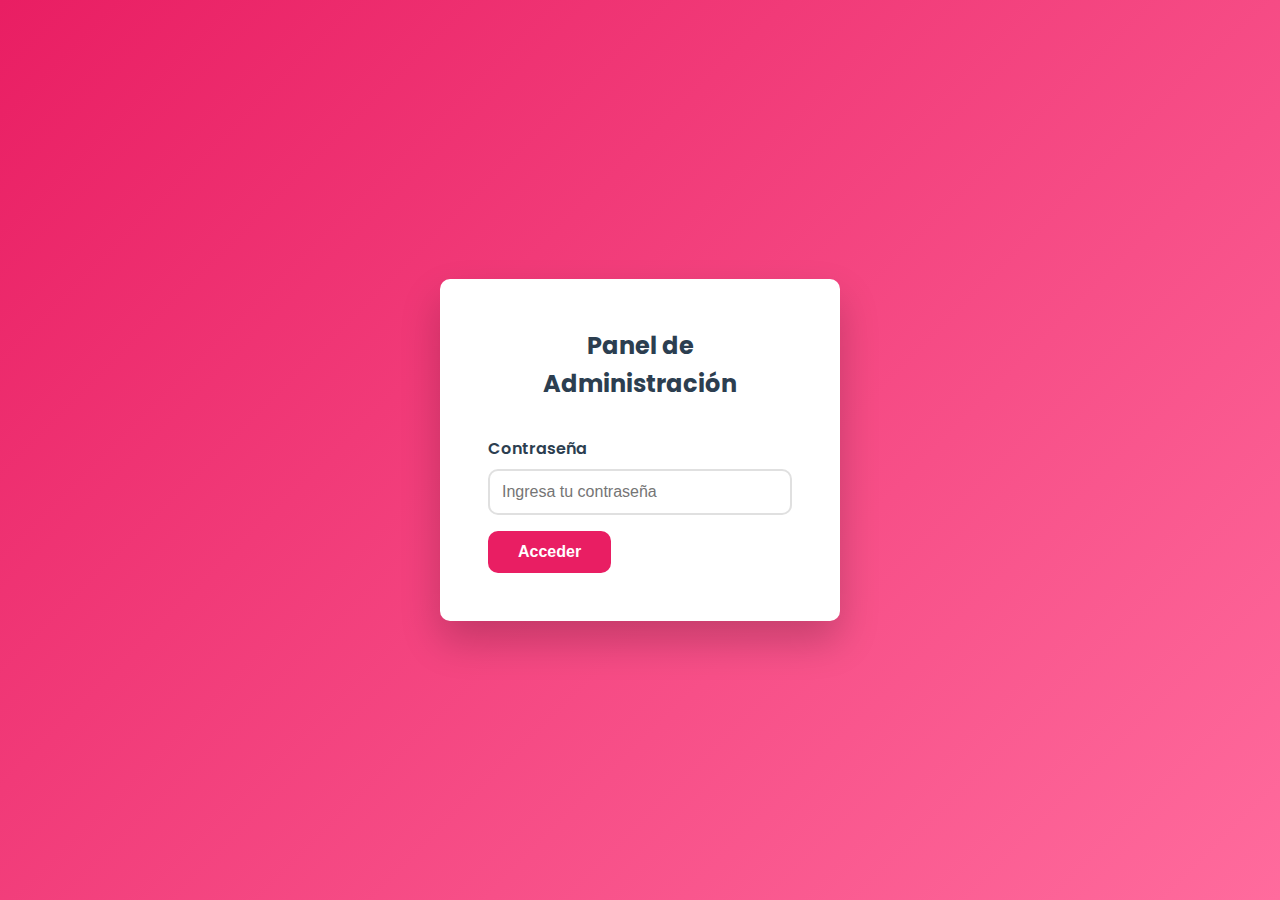
<file: admin.html>
<!DOCTYPE html>
<html lang="es">
<head>
    <meta charset="UTF-8">
    <meta name="viewport" content="width=device-width, initial-scale=1.0">
    <title>Panel de Administración - NailArt Studio</title>
    <link rel="stylesheet" href="css/style.css">
    <link href="https://fonts.googleapis.com/css2?family=Poppins:wght@300;400;600;700&display=swap" rel="stylesheet">
    <link rel="stylesheet" href="https://cdnjs.cloudflare.com/ajax/libs/font-awesome/6.0.0/css/all.min.css">
</head>
<body>
    <!-- Login Screen -->
    <div id="loginScreen" class="login-screen">
        <div class="login-container">
            <h2>Panel de Administración</h2>
            <form id="loginForm">
                <div class="form-group">
                    <label for="password">Contraseña</label>
                    <input type="password" id="password" placeholder="Ingresa tu contraseña">
                </div>
                <button type="submit" class="btn btn-primary">Acceder</button>
            </form>
        </div>
    </div>

    <!-- Admin Panel -->
    <div id="adminPanel" class="admin-panel" style="display: none;">
        <!-- Header -->
        <header class="admin-header">
            <div class="admin-nav">
                <h1>Panel de Control</h1>
                <div class="admin-actions">
                    <a href="index.html" class="btn btn-secondary">Ver Web</a>
                    <button id="logoutBtn" class="btn btn-danger">Cerrar Sesión</button>
                </div>
            </div>
        </header>

        <div class="admin-content">
            <!-- Resumen Financiero -->
            <div class="stats-grid">
                <div class="stat-card income">
                    <div class="stat-icon"><i class="fas fa-arrow-up"></i></div>
                    <div class="stat-info">
                        <h3 id="totalIngresos">0.00€</h3>
                        <p>Ingresos Totales</p>
                    </div>
                </div>
                <div class="stat-card expense">
                    <div class="stat-icon"><i class="fas fa-arrow-down"></i></div>
                    <div class="stat-info">
                        <h3 id="totalGastos">0.00€</h3>
                        <p>Gastos Totales</p>
                    </div>
                </div>
                <div class="stat-card balance">
                    <div class="stat-icon"><i class="fas fa-chart-line"></i></div>
                    <div class="stat-info">
                        <h3 id="balance">0.00€</h3>
                        <p>Balance</p>
                    </div>
                </div>
                <div class="stat-card appointments">
                    <div class="stat-icon"><i class="fas fa-calendar"></i></div>
                    <div class="stat-info">
                        <h3 id="totalCitas">0</h3>
                        <p>Citas Reservadas</p>
                    </div>
                </div>
            </div>

            <div class="admin-grid">
                <!-- Agregar Transacción -->
                <div class="admin-section">
                    <h3>Agregar Transacción</h3>
                    <form id="transactionForm">
                        <div class="form-group">
                            <label for="tipoTransaccion">Tipo</label>
                            <select id="tipoTransaccion" name="tipo">
                                <option value="ingreso">Ingreso</option>
                                <option value="gasto">Gasto</option>
                            </select>
                        </div>
                        <div class="form-group">
                            <label for="cantidad">Cantidad (€)</label>
                            <input type="number" id="cantidad" name="cantidad" step="0.01" required>
                        </div>
                        <div class="form-group">
                            <label for="descripcion">Descripción</label>
                            <input type="text" id="descripcion" name="descripcion" required>
                        </div>
                        <div class="form-group">
                            <label for="fechaTransaccion">Fecha</label>
                            <input type="date" id="fechaTransaccion" name="fecha" required>
                        </div>
                        <button type="submit" class="btn btn-primary">Agregar</button>
                    </form>
                </div>

                <!-- Lista de Transacciones -->
                <div class="admin-section">
                    <h3>Transacciones Recientes</h3>
                    <div id="transactionsList" class="transactions-list">
                        <p class="no-data">No hay transacciones registradas</p>
                    </div>
                </div>
            </div>

            <!-- Citas Reservadas -->
            <div class="admin-section full-width">
                <h3>Citas Reservadas</h3>
                <div id="citasList" class="citas-list">
                    <p class="no-data">No hay citas reservadas</p>
                </div>
            </div>
        </div>
    </div>

    <!-- Notificación -->
    <div id="notificacion" class="notificacion">
        <div class="notificacion-content">
            <span class="notificacion-text"></span>
            <button class="notificacion-close">&times;</button>
        </div>
    </div>

    <script src="js/script.js"></script>
</body>
</html>
</file>
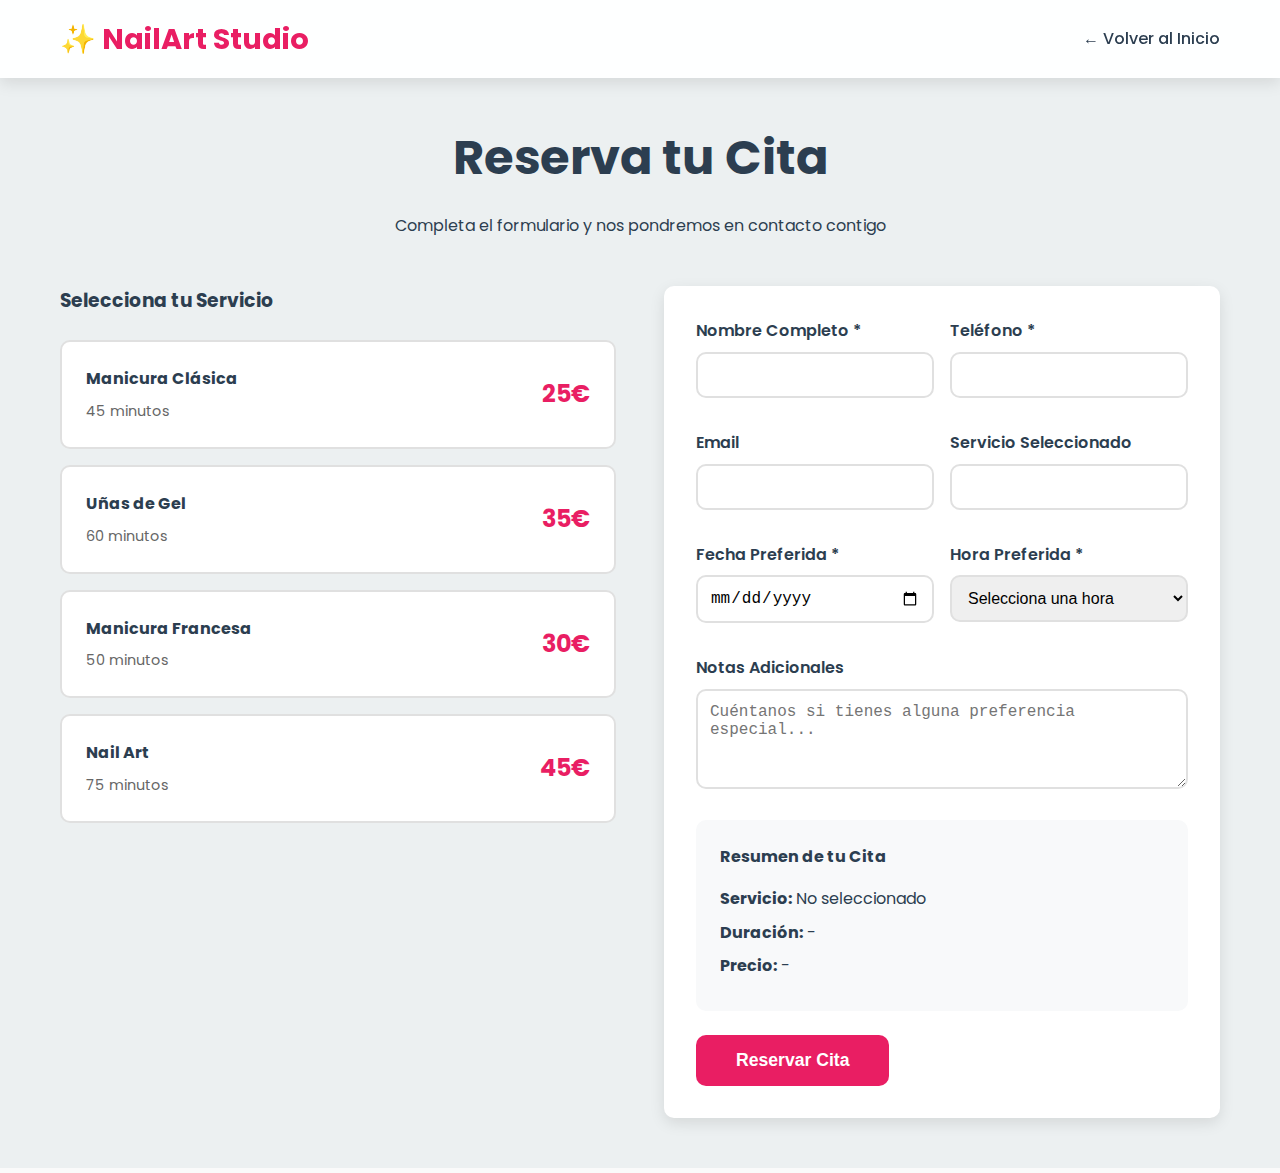
<file: citas.html>
<!DOCTYPE html>
<html lang="es">
<head>
    <meta charset="UTF-8">
    <meta name="viewport" content="width=device-width, initial-scale=1.0">
    <title>Reservar Cita - NailArt Studio</title>
    <link rel="stylesheet" href="css/style.css">
    <link href="https://fonts.googleapis.com/css2?family=Poppins:wght@300;400;600;700&display=swap" rel="stylesheet">
    <link rel="stylesheet" href="https://cdnjs.cloudflare.com/ajax/libs/font-awesome/6.0.0/css/all.min.css">
</head>
<body>
    <!-- Header -->
    <header class="header">
        <nav class="navbar">
            <div class="nav-container">
                <div class="logo">
                    <h1><a href="index.html">✨ NailArt Studio</a></h1>
                </div>
                <ul class="nav-menu">
                    <li><a href="index.html">← Volver al Inicio</a></li>
                </ul>
            </div>
        </nav>
    </header>

    <!-- Formulario de Citas -->
    <section class="citas-section">
        <div class="container">
            <div class="citas-header">
                <h1>Reserva tu Cita</h1>
                <p>Completa el formulario y nos pondremos en contacto contigo</p>
            </div>

            <div class="citas-content">
                <!-- Servicios -->
                <div class="servicios-selector">
                    <h3>Selecciona tu Servicio</h3>
                    <div class="servicios-opciones">
                        <div class="servicio-opcion" data-servicio="manicura" data-precio="25" data-duracion="45">
                            <div class="servicio-info">
                                <h4>Manicura Clásica</h4>
                                <p>45 minutos</p>
                            </div>
                            <div class="servicio-precio">25€</div>
                        </div>
                        <div class="servicio-opcion" data-servicio="gel" data-precio="35" data-duracion="60">
                            <div class="servicio-info">
                                <h4>Uñas de Gel</h4>
                                <p>60 minutos</p>
                            </div>
                            <div class="servicio-precio">35€</div>
                        </div>
                        <div class="servicio-opcion" data-servicio="francesa" data-precio="30" data-duracion="50">
                            <div class="servicio-info">
                                <h4>Manicura Francesa</h4>
                                <p>50 minutos</p>
                            </div>
                            <div class="servicio-precio">30€</div>
                        </div>
                        <div class="servicio-opcion" data-servicio="nailart" data-precio="45" data-duracion="75">
                            <div class="servicio-info">
                                <h4>Nail Art</h4>
                                <p>75 minutos</p>
                            </div>
                            <div class="servicio-precio">45€</div>
                        </div>
                    </div>
                </div>

                <!-- Formulario -->
                <div class="formulario-cita">
                    <form id="citaForm">
                        <div class="form-row">
                            <div class="form-group">
                                <label for="nombre">Nombre Completo *</label>
                                <input type="text" id="nombre" name="nombre" required>
                            </div>
                            <div class="form-group">
                                <label for="telefono">Teléfono *</label>
                                <input type="tel" id="telefono" name="telefono" required>
                            </div>
                        </div>

                        <div class="form-row">
                            <div class="form-group">
                                <label for="email">Email</label>
                                <input type="email" id="email" name="email">
                            </div>
                            <div class="form-group">
                                <label for="servicio">Servicio Seleccionado</label>
                                <input type="text" id="servicio" name="servicio" readonly>
                            </div>
                        </div>

                        <div class="form-row">
                            <div class="form-group">
                                <label for="fecha">Fecha Preferida *</label>
                                <input type="date" id="fecha" name="fecha" required>
                            </div>
                            <div class="form-group">
                                <label for="hora">Hora Preferida *</label>
                                <select id="hora" name="hora" required>
                                    <option value="">Selecciona una hora</option>
                                    <option value="09:00">09:00</option>
                                    <option value="10:00">10:00</option>
                                    <option value="11:00">11:00</option>
                                    <option value="12:00">12:00</option>
                                    <option value="15:00">15:00</option>
                                    <option value="16:00">16:00</option>
                                    <option value="17:00">17:00</option>
                                    <option value="18:00">18:00</option>
                                </select>
                            </div>
                        </div>

                        <div class="form-group">
                            <label for="notas">Notas Adicionales</label>
                            <textarea id="notas" name="notas" rows="4" placeholder="Cuéntanos si tienes alguna preferencia especial..."></textarea>
                        </div>

                        <div class="resumen-cita">
                            <h4>Resumen de tu Cita</h4>
                            <div class="resumen-content">
                                <p><strong>Servicio:</strong> <span id="resumenServicio">No seleccionado</span></p>
                                <p><strong>Duración:</strong> <span id="resumenDuracion">-</span></p>
                                <p><strong>Precio:</strong> <span id="resumenPrecio">-</span></p>
                            </div>
                        </div>

                        <button type="submit" class="btn btn-primary btn-large">Reservar Cita</button>
                    </form>
                </div>
            </div>
        </div>
    </section>

    <!-- Notificación -->
    <div id="notificacion" class="notificacion">
        <div class="notificacion-content">
            <span class="notificacion-text"></span>
            <button class="notificacion-close">&times;</button>
        </div>
    </div>

    <script src="js/script.js"></script>
</body>
</html>
</file>
<file: css/style.css>
/* Reset y Variables */
* {
    margin: 0;
    padding: 0;
    box-sizing: border-box;
}

:root {
    --primary-color: #e91e63;
    --secondary-color: #f8bbd9;
    --accent-color: #ff6b9d;
    --dark-color: #2c3e50;
    --light-color: #ecf0f1;
    --text-color: #2c3e50;
    --success-color: #27ae60;
    --danger-color: #e74c3c;
    --warning-color: #f39c12;
    --font-family: 'Poppins', sans-serif;
    --shadow: 0 5px 15px rgba(0,0,0,0.1);
    --border-radius: 10px;
}

body {
    font-family: var(--font-family);
    line-height: 1.6;
    color: var(--text-color);
    background-color: #fafafa;
}

.container {
    max-width: 1200px;
    margin: 0 auto;
    padding: 0 20px;
}

/* Header y Navigation */
.header {
    background: rgba(255,255,255,0.95);
    backdrop-filter: blur(10px);
    position: fixed;
    top: 0;
    width: 100%;
    z-index: 1000;
    box-shadow: var(--shadow);
}

.navbar {
    padding: 1rem 0;
}

.nav-container {
    display: flex;
    justify-content: space-between;
    align-items: center;
    max-width: 1200px;
    margin: 0 auto;
    padding: 0 20px;
}

.logo h1 {
    color: var(--primary-color);
    font-size: 1.8rem;
    font-weight: 700;
}

.logo a {
    text-decoration: none;
    color: inherit;
}

.nav-menu {
    display: flex;
    list-style: none;
    gap: 2rem;
    align-items: center;
}

.nav-menu a {
    text-decoration: none;
    color: var(--text-color);
    font-weight: 500;
    transition: color 0.3s ease;
}

.nav-menu a:hover {
    color: var(--primary-color);
}

.btn-cita {
    background: var(--primary-color);
    color: white !important;
    padding: 10px 20px;
    border-radius: var(--border-radius);
    transition: all 0.3s ease;
}

.btn-cita:hover {
    background: var(--accent-color);
    transform: translateY(-2px);
}

/* Hamburger Menu */
.hamburger {
    display: none;
    flex-direction: column;
    cursor: pointer;
}

.hamburger span {
    width: 25px;
    height: 3px;
    background: var(--primary-color);
    margin: 3px 0;
    transition: 0.3s;
}

/* Hero Section */
.hero {
    height: 100vh;
    position: relative;
    display: flex;
    align-items: center;
    justify-content: center;
    text-align: center;
    color: white;
    overflow: hidden;
}

.hero-bg {
    position: absolute;
    top: 0;
    left: 0;
    width: 100%;
    height: 100%;
    background: linear-gradient(135deg, var(--primary-color), var(--accent-color));
    z-index: -2;
}

.hero-bg::before {
    content: '';
    position: absolute;
    top: 0;
    left: 0;
    width: 100%;
    height: 100%;
    background-image: url('https://images.unsplash.com/photo-1604654894610-df63bc536371?w=1920&h=1080&fit=crop');
    background-size: cover;
    background-position: center;
    opacity: 0.3;
    z-index: -1;
}

.hero-content {
    max-width: 600px;
    z-index: 1;
    animation: fadeInUp 1s ease;
}

.hero h1 {
    font-size: 3.5rem;
    font-weight: 700;
    margin-bottom: 1rem;
    text-shadow: 2px 2px 4px rgba(0,0,0,0.3);
}

.hero p {
    font-size: 1.3rem;
    margin-bottom: 2rem;
    text-shadow: 1px 1px 2px rgba(0,0,0,0.3);
}

.hero-buttons {
    display: flex;
    gap: 1rem;
    justify-content: center;
    flex-wrap: wrap;
}

/* Botones */
.btn {
    display: inline-block;
    padding: 12px 30px;
    border-radius: var(--border-radius);
    text-decoration: none;
    font-weight: 600;
    text-align: center;
    border: none;
    cursor: pointer;
    transition: all 0.3s ease;
    font-size: 1rem;
}

.btn-primary {
    background: var(--primary-color);
    color: white;
}

.btn-primary:hover {
    background: var(--accent-color);
    transform: translateY(-3px);
    box-shadow: 0 10px 25px rgba(233, 30, 99, 0.3);
}

.btn-secondary {
    background: transparent;
    color: white;
    border: 2px solid white;
}

.btn-secondary:hover {
    background: white;
    color: var(--primary-color);
}

.btn-large {
    padding: 15px 40px;
    font-size: 1.1rem;
}

.btn-danger {
    background: var(--danger-color);
    color: white;
}

.btn-danger:hover {
    background: #c0392b;
}

/* Servicios Section */
.servicios {
    padding: 100px 0;
    background: white;
}

.servicios h2 {
    text-align: center;
    font-size: 3rem;
    margin-bottom: 3rem;
    color: var(--text-color);
}

.servicios-grid {
    display: grid;
    grid-template-columns: repeat(auto-fit, minmax(280px, 1fr));
    gap: 2rem;
    margin-top: 3rem;
}

.servicio-card {
    background: white;
    padding: 2.5rem;
    border-radius: var(--border-radius);
    text-align: center;
    box-shadow: var(--shadow);
    transition: all 0.3s ease;
    border: 1px solid #f0f0f0;
}

.servicio-card:hover {
    transform: translateY(-10px);
    box-shadow: 0 15px 35px rgba(0,0,0,0.15);
}

.servicio-icon {
    font-size: 3rem;
    margin-bottom: 1rem;
}

.servicio-card h3 {
    color: var(--text-color);
    margin-bottom: 1rem;
    font-size: 1.5rem;
}

.servicio-card p {
    color: #666;
    margin-bottom: 1.5rem;
}

.precio {
    font-size: 2rem;
    font-weight: 700;
    color: var(--primary-color);
}

/* Galería */
.galeria {
    padding: 100px 0;
    background: var(--light-color);
}

.galeria h2 {
    text-align: center;
    font-size: 3rem;
    margin-bottom: 2rem;
    color: var(--text-color);
}

.filtros {
    display: flex;
    justify-content: center;
    gap: 1rem;
    margin-bottom: 3rem;
    flex-wrap: wrap;
}

.filtro-btn {
    padding: 10px 20px;
    border: 2px solid var(--primary-color);
    background: white;
    color: var(--primary-color);
    border-radius: var(--border-radius);
    cursor: pointer;
    transition: all 0.3s ease;
    font-weight: 500;
}

.filtro-btn.active,
.filtro-btn:hover {
    background: var(--primary-color);
    color: white;
}

.trabajos-grid {
    display: grid;
    grid-template-columns: repeat(auto-fit, minmax(350px, 1fr));
    gap: 2rem;
    margin-top: 3rem;
}

.trabajo-item {
    position: relative;
    border-radius: var(--border-radius);
    overflow: hidden;
    box-shadow: var(--shadow);
    transition: all 0.3s ease;
    cursor: pointer;
}

.trabajo-item:hover {
    transform: translateY(-5px);
    box-shadow: 0 15px 35px rgba(0,0,0,0.15);
}

.trabajo-item img {
    width: 100%;
    height: 250px;
    object-fit: cover;
    transition: transform 0.3s ease;
}

.trabajo-item:hover img {
    transform: scale(1.05);
}

.trabajo-overlay {
    position: absolute;
    bottom: 0;
    left: 0;
    right: 0;
    background: linear-gradient(transparent, rgba(0,0,0,0.8));
    color: white;
    padding: 2rem;
    transform: translateY(100%);
    transition: transform 0.3s ease;
}

.trabajo-item:hover .trabajo-overlay {
    transform: translateY(0);
}

.trabajo-overlay h3 {
    font-size: 1.5rem;
    margin-bottom: 0.5rem;
}

/* CTA Section */
.cta {
    padding: 100px 0;
    background: linear-gradient(135deg, var(--primary-color), var(--accent-color));
    color: white;
    text-align: center;
}

.cta h2 {
    font-size: 3rem;
    margin-bottom: 1rem;
}

.cta p {
    font-size: 1.3rem;
    margin-bottom: 2rem;
}

/* Footer */
.footer {
    background: var(--dark-color);
    color: white;
    padding: 50px 0 20px;
}

.footer-content {
    display: grid;
    grid-template-columns: repeat(auto-fit, minmax(250px, 1fr));
    gap: 2rem;
    margin-bottom: 2rem;
}

.footer-section h3,
.footer-section h4 {
    color: var(--primary-color);
    margin-bottom: 1rem;
}

.footer-section p {
    margin-bottom: 0.5rem;
    display: flex;
    align-items: center;
    gap: 0.5rem;
}

.footer-bottom {
    border-top: 1px solid #444;
    padding-top: 20px;
    text-align: center;
    color: #bbb;
}

/* Página de Citas */
.citas-section {
    padding: 120px 0 50px;
    background: var(--light-color);
    min-height: 100vh;
}

.citas-header {
    text-align: center;
    margin-bottom: 3rem;
}

.citas-header h1 {
    font-size: 3rem;
    color: var(--text-color);
    margin-bottom: 1rem;
}

.citas-content {
    display: grid;
    grid-template-columns: 1fr 1fr;
    gap: 3rem;
    max-width: 1200px;
    margin: 0 auto;
}

/* Selector de Servicios */
.servicios-selector h3 {
    margin-bottom: 1.5rem;
    color: var(--text-color);
}

.servicios-opciones {
    display: flex;
    flex-direction: column;
    gap: 1rem;
}

.servicio-opcion {
    background: white;
    padding: 1.5rem;
    border-radius: var(--border-radius);
    border: 2px solid #e0e0e0;
    cursor: pointer;
    transition: all 0.3s ease;
    display: flex;
    justify-content: space-between;
    align-items: center;
}

.servicio-opcion:hover {
    border-color: var(--primary-color);
    transform: translateY(-2px);
    box-shadow: var(--shadow);
}

.servicio-opcion.selected {
    border-color: var(--primary-color);
    background: #fce4ec;
}

.servicio-info h4 {
    color: var(--text-color);
    margin-bottom: 0.5rem;
}

.servicio-info p {
    color: #666;
    font-size: 0.9rem;
}

.servicio-precio {
    font-size: 1.5rem;
    font-weight: 700;
    color: var(--primary-color);
}

/* Formulario */
.formulario-cita {
    background: white;
    padding: 2rem;
    border-radius: var(--border-radius);
    box-shadow: var(--shadow);
}

.form-row {
    display: grid;
    grid-template-columns: 1fr 1fr;
    gap: 1rem;
    margin-bottom: 1rem;
}

.form-group {
    margin-bottom: 1rem;
}

.form-group label {
    display: block;
    margin-bottom: 0.5rem;
    font-weight: 600;
    color: var(--text-color);
}

.form-group input,
.form-group select,
.form-group textarea {
    width: 100%;
    padding: 12px;
    border: 2px solid #e0e0e0;
    border-radius: var(--border-radius);
    font-size: 1rem;
    transition: border-color 0.3s ease;
}

.form-group input:focus,
.form-group select:focus,
.form-group textarea:focus {
    outline: none;
    border-color: var(--primary-color);
}

.resumen-cita {
    background: #f8f9fa;
    padding: 1.5rem;
    border-radius: var(--border-radius);
    margin: 1.5rem 0;
}

.resumen-cita h4 {
    color: var(--text-color);
    margin-bottom: 1rem;
}

.resumen-content p {
    margin-bottom: 0.5rem;
}

/* Panel de Administración */
.login-screen {
    position: fixed;
    top: 0;
    left: 0;
    width: 100%;
    height: 100%;
    background: linear-gradient(135deg, var(--primary-color), var(--accent-color));
    display: flex;
    align-items: center;
    justify-content: center;
    z-index: 9999;
}

.login-container {
    background: white;
    padding: 3rem;
    border-radius: var(--border-radius);
    box-shadow: 0 20px 40px rgba(0,0,0,0.2);
    max-width: 400px;
    width: 90%;
}

.login-container h2 {
    text-align: center;
    margin-bottom: 2rem;
    color: var(--text-color);
}

.admin-panel {
    min-height: 100vh;
    background: #f5f6fa;
}

.admin-header {
    background: white;
    padding: 1rem 0;
    box-shadow: var(--shadow);
    position: sticky;
    top: 0;
    z-index: 100;
}

.admin-nav {
    display: flex;
    justify-content: space-between;
    align-items: center;
    max-width: 1200px;
    margin: 0 auto;
    padding: 0 20px;
}

.admin-nav h1 {
    color: var(--text-color);
}

.admin-actions {
    display: flex;
    gap: 1rem;
}

.admin-content {
    max-width: 1200px;
    margin: 0 auto;
    padding: 2rem 20px;
}

.stats-grid {
    display: grid;
    grid-template-columns: repeat(auto-fit, minmax(250px, 1fr));
    gap: 1.5rem;
    margin-bottom: 3rem;
}

.stat-card {
    background: white;
    padding: 2rem;
    border-radius: var(--border-radius);
    box-shadow: var(--shadow);
    display: flex;
    align-items: center;
    gap: 1rem;
}

.stat-card.income { border-left: 4px solid var(--success-color); }
.stat-card.expense { border-left: 4px solid var(--danger-color); }
.stat-card.balance { border-left: 4px solid var(--primary-color); }
.stat-card.appointments { border-left: 4px solid var(--warning-color); }

.stat-icon {
    font-size: 2rem;
    width: 60px;
    height: 60px;
    border-radius: 50%;
    display: flex;
    align-items: center;
    justify-content: center;
}

.stat-card.income .stat-icon { background: rgba(39, 174, 96, 0.1); color: var(--success-color); }
.stat-card.expense .stat-icon { background: rgba(231, 76, 60, 0.1); color: var(--danger-color); }
.stat-card.balance .stat-icon { background: rgba(233, 30, 99, 0.1); color: var(--primary-color); }
.stat-card.appointments .stat-icon { background: rgba(243, 156, 18, 0.1); color: var(--warning-color); }

.stat-info h3 {
    font-size: 2rem;
    margin-bottom: 0.5rem;
}

.stat-info p {
    color: #666;
}

.admin-grid {
    display: grid;
    grid-template-columns: 1fr 1fr;
    gap: 2rem;
    margin-bottom: 3rem;
}

.admin-section {
    background: white;
    padding: 2rem;
    border-radius: var(--border-radius);
    box-shadow: var(--shadow);
}

.admin-section.full-width {
    grid-column: 1 / -1;
}

.admin-section h3 {
    margin-bottom: 1.5rem;
    color: var(--text-color);
}

.transactions-list,
.citas-list {
    max-height: 400px;
    overflow-y: auto;
}

.transaction-item,
.cita-item {
    display: flex;
    justify-content: space-between;
    align-items: center;
    padding: 1rem;
    border: 1px solid #e0e0e0;
    border-radius: var(--border-radius);
    margin-bottom: 1rem;
    background: #f9f9f9;
}

.transaction-info,
.cita-info {
    flex: 1;
}

.transaction-amount.income { color: var(--success-color); }
.transaction-amount.expense { color: var(--danger-color); }

.delete-btn {
    background: var(--danger-color);
    color: white;
    border: none;
    padding: 5px 10px;
    border-radius: 5px;
    cursor: pointer;
    font-size: 0.8rem;
}

.delete-btn:hover {
    background: #c0392b;
}

.no-data {
    text-align: center;
    color: #666;
    padding: 2rem;
    font-style: italic;
}

/* Notificaciones */
.notificacion {
    position: fixed;
    top: 20px;
    right: 20px;
    z-index: 9999;
    transform: translateX(400px);
    transition: transform 0.3s ease;
}

.notificacion.show {
    transform: translateX(0);
}

.notificacion-content {
    background: var(--success-color);
    color: white;
    padding: 1rem 1.5rem;
    border-radius: var(--border-radius);
    box-shadow: var(--shadow);
    display: flex;
    align-items: center;
    gap: 1rem;
    max-width: 350px;
}

.notificacion-content.error {
    background: var(--danger-color);
}

.notificacion-close {
    background: none;
    border: none;
    color: white;
    font-size: 1.2rem;
    cursor: pointer;
    padding: 0;
    width: 20px;
    height: 20px;
    display: flex;
    align-items: center;
    justify-content: center;
}

/* Animaciones */
@keyframes fadeInUp {
    from {
        opacity: 0;
        transform: translateY(30px);
    }
    to {
        opacity: 1;
        transform: translateY(0);
    }
}

.fade-in {
    animation: fadeInUp 0.6s ease forwards;
}

/* Responsive Design */
@media (max-width: 768px) {
    .nav-menu {
        display: none;
    }
    
    .hamburger {
        display: flex;
    }
    
    .hero h1 {
        font-size: 2.5rem;
    }
    
    .hero p {
        font-size: 1.1rem;
    }
    
    .servicios h2,
    .galeria h2,
    .cta h2 {
        font-size: 2rem;
    }
    
    .citas-content {
        grid-template-columns: 1fr;
        gap: 2rem;
    }
    
    .form-row {
        grid-template-columns: 1fr;
    }
    
    .admin-grid {
        grid-template-columns: 1fr;
    }
    
    .stats-grid {
        grid-template-columns: repeat(2, 1fr);
    }
    
    .hero-buttons {
        flex-direction: column;
        align-items: center;
    }
    
    .filtros {
        justify-content: flex-start;
        overflow-x: auto;
        padding-bottom: 0.5rem;
    }
    
    .trabajos-grid {
        grid-template-columns: 1fr;
    }
}

@media (max-width: 480px) {
    .container {
        padding: 0 15px;
    }
    
    .stats-grid {
        grid-template-columns: 1fr;
    }
    
    .hero h1 {
        font-size: 2rem;
    }
    
    .servicios-grid {
        grid-template-columns: 1fr;
    }
}

/* Utilidades */
.text-center { text-align: center; }
.text-left { text-align: left; }
.text-right { text-align: right; }
.mb-1 { margin-bottom: 1rem; }
.mb-2 { margin-bottom: 2rem; }
.mt-1 { margin-top: 1rem; }
.mt-2 { margin-top: 2rem; }
.hidden { display: none; }
.visible { display: block; }
</file>
